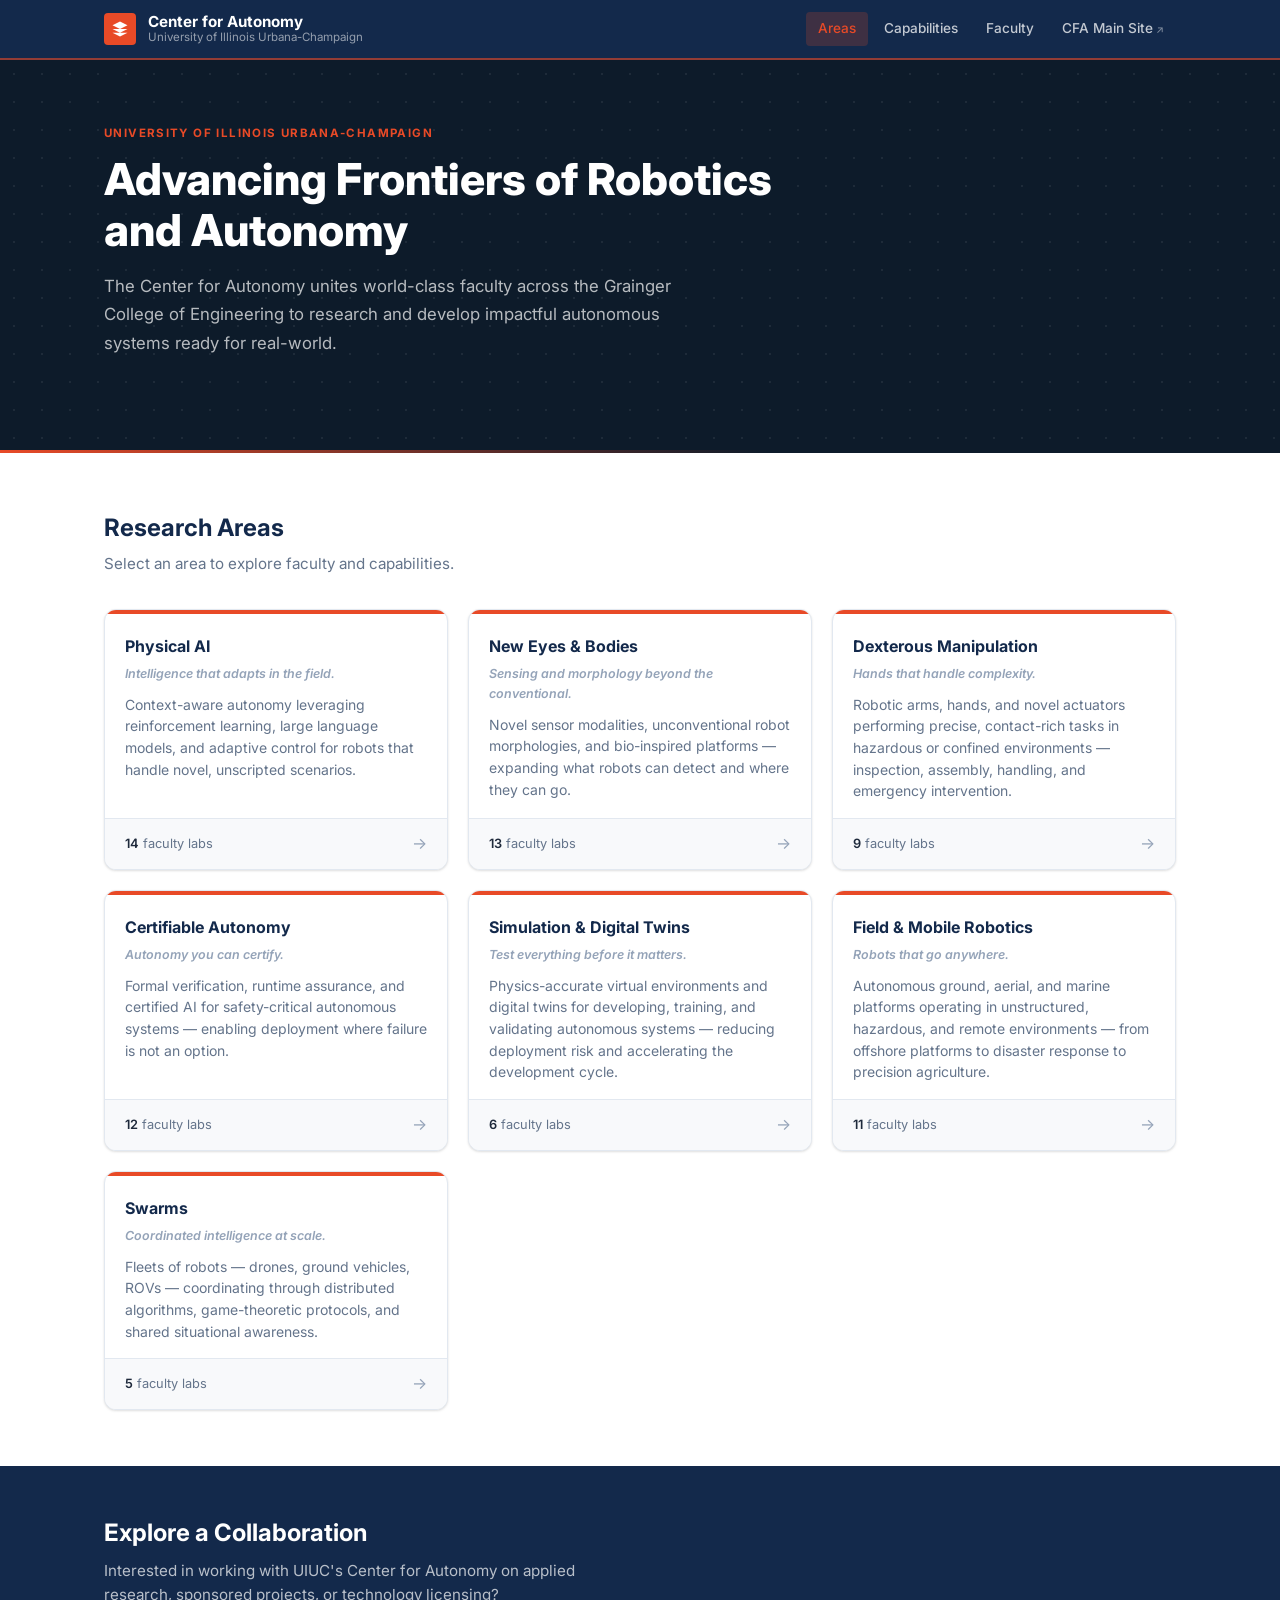
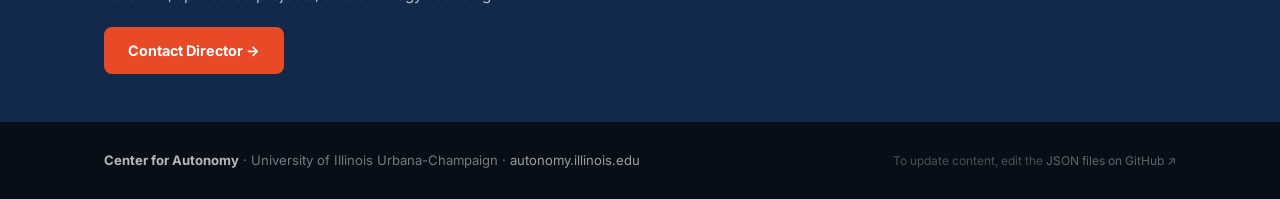
<file: docs/index.html>
<!DOCTYPE html>
<html lang="en">
<head>
  <meta charset="UTF-8" />
  <meta name="viewport" content="width=device-width, initial-scale=1.0" />
  <title>Center for Autonomy — UIUC Research & Capabilities</title>
  <meta name="description" content="Robotics and autonomy research at the University of Illinois Urbana-Champaign — capabilities, faculty, and industry partnerships." />
  <link rel="stylesheet" href="css/style.css" />
</head>
<body>

  <div id="header"></div>

  <!-- Hero -->
  <section class="hero">
    <div class="inner">
      <div class="hero-eyebrow">University of Illinois Urbana-Champaign</div>
      <h1>Advancing Frontiers of Robotics and Autonomy</h1>
      <p class="hero-lead">
        The Center for Autonomy unites world-class faculty across the Grainger College of Engineering to research and develop impactful autonomous systems ready for real-world.
      </p>
    </div>
  </section>

  <!-- Areas grid -->
  <section class="section">
    <div class="inner">
      <div class="section-header">
        <h2>Research Areas</h2>
        <p>Select an area to explore faculty and capabilities.</p>
      </div>
      <div class="areas-grid" id="areas-grid">
        <div class="empty-state"><p>Loading…</p></div>
      </div>
    </div>
  </section>

  <div id="contact"></div>
  <div id="footer"></div>

  <script type="module">
    import { loadAll } from './js/data.js';
    import { renderAreaCard, renderHeader, renderFooter, renderContact } from './js/components.js';

    document.getElementById('header').innerHTML  = renderHeader('home');
    document.getElementById('contact').innerHTML = renderContact();
    document.getElementById('footer').innerHTML  = renderFooter();

    const { areas, faculty, capabilities } = await loadAll();

    document.getElementById('areas-grid').innerHTML =
      areas.map(a => renderAreaCard(a, faculty, capabilities)).join('');
  </script>

</body>
</html>
</file>
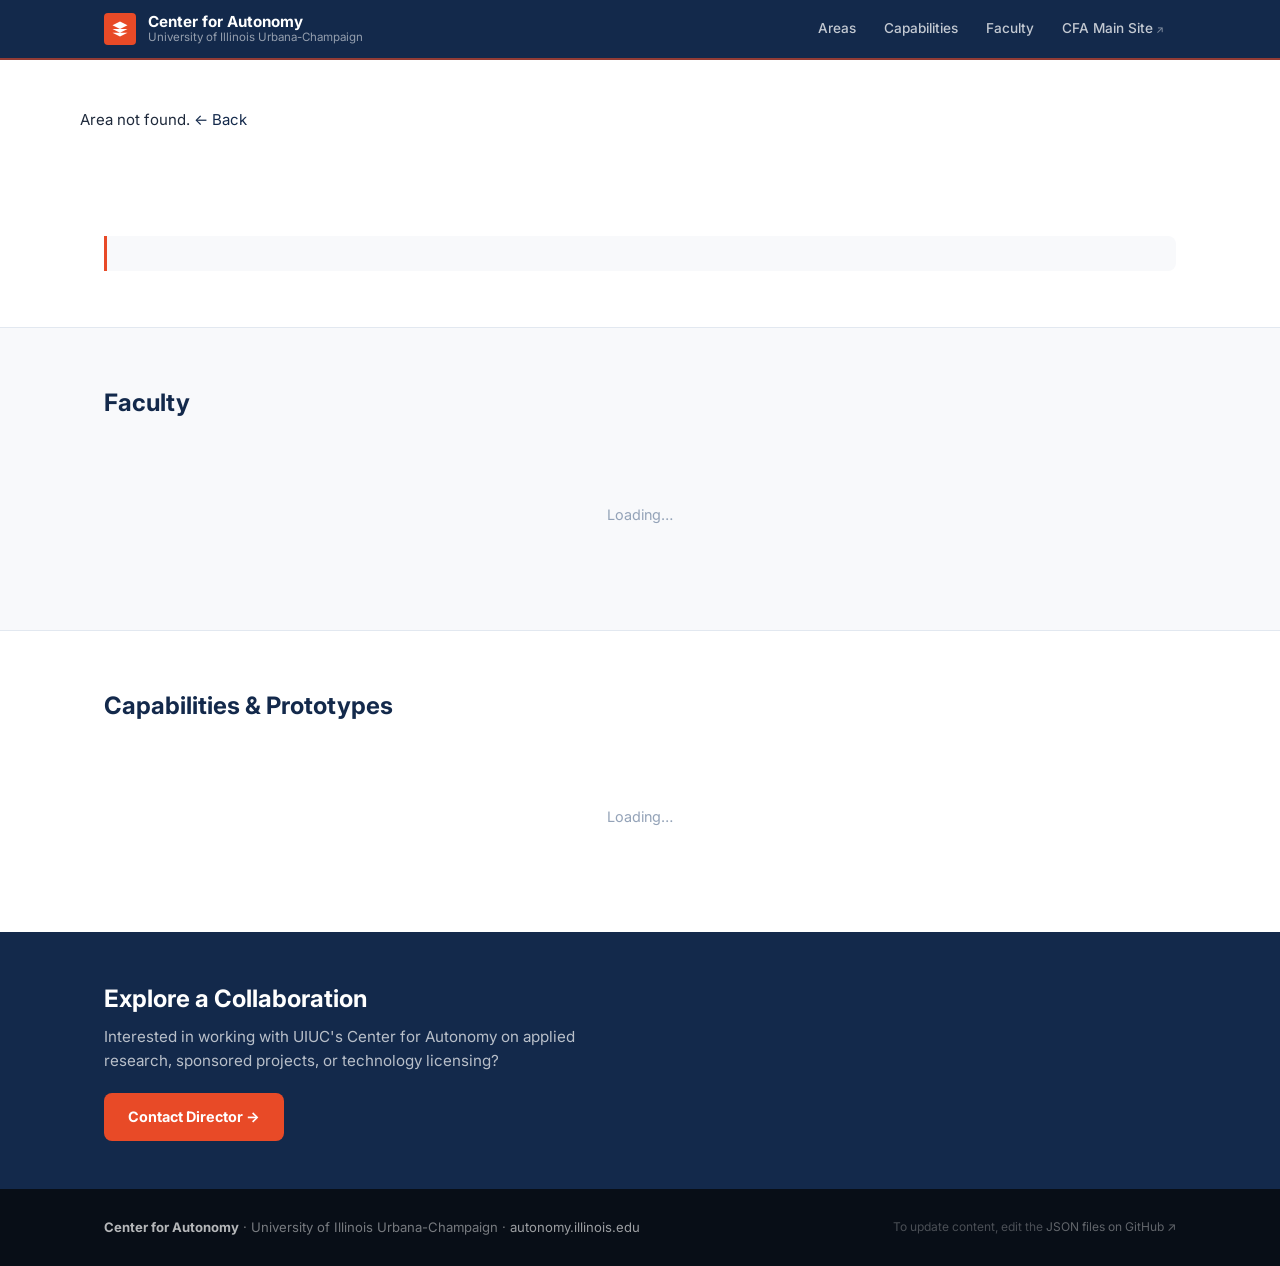
<file: docs/area/index.html>
<!DOCTYPE html>
<html lang="en">
<head>
  <meta charset="UTF-8" />
  <meta name="viewport" content="width=device-width, initial-scale=1.0" />
  <title>Research Area — UIUC Center for Autonomy</title>
  <link rel="stylesheet" href="../css/style.css" />
</head>
<body>

  <div id="header"></div>
  <div id="area-hero"></div>

  <main>
    <!-- Narrative -->
    <section class="section">
      <div class="inner">
        <div class="narrative" id="narrative"></div>
      </div>
    </section>

    <!-- Faculty -->
    <section class="section section-alt">
      <div class="inner">
        <div class="section-header">
          <h2>Faculty</h2>
          <p id="faculty-count"></p>
        </div>
        <div class="faculty-grid" id="faculty-grid">
          <div class="empty-state"><p>Loading…</p></div>
        </div>
      </div>
    </section>

    <!-- Capabilities -->
    <section class="section">
      <div class="inner">
        <div class="section-header">
          <h2>Capabilities &amp; Prototypes</h2>
          <p id="cap-count"></p>
        </div>
        <div class="cap-grid" id="cap-grid">
          <div class="empty-state"><p>Loading…</p></div>
        </div>
      </div>
    </section>
  </main>

  <div id="contact"></div>
  <div id="footer"></div>

  <script type="module">
    import { loadAll, getParam } from '../js/data.js';
    import { renderFacultyCard, renderCapCard, renderHeader, renderFooter, renderContact, initVideoObservers } from '../js/components.js';

    document.getElementById('header').innerHTML  = renderHeader('area');
    document.getElementById('contact').innerHTML = renderContact('../');
    document.getElementById('footer').innerHTML  = renderFooter('../');

    const id = getParam('id');
    const { areas, faculty, capabilities } = await loadAll();
    const area = areas.find(a => a.id === id);

    if (!area) {
      document.title = 'Area not found — UIUC CFA';
      document.getElementById('area-hero').innerHTML =
        `<div class="inner" style="padding:3rem 0"><p>Area not found. <a href="../index.html">← Back</a></p></div>`;
    } else {

    document.title = `${area.title} — UIUC Center for Autonomy`;

    // Hero
    document.getElementById('area-hero').innerHTML = `
      <div class="area-hero">
        <div class="inner">
          <div style="margin-bottom:0.75rem">
            <a href="../index.html" style="color:rgba(255,255,255,0.6);font-size:0.85rem;text-decoration:none">← All Areas</a>
          </div>
          <h1>${area.title}</h1>
          <div class="area-hero-tagline">${area.tagline}</div>
          <div class="area-hero-desc">${area.description}</div>
        </div>
      </div>`;

    // Narrative
    document.getElementById('narrative').textContent = area.narrative;

    // Faculty
    const areaFaculty = faculty.filter(f => f.areas.includes(id));
    document.getElementById('faculty-count').textContent =
      `${areaFaculty.length} faculty member${areaFaculty.length !== 1 ? 's' : ''} in this area`;
    document.getElementById('faculty-grid').innerHTML = areaFaculty.length
      ? areaFaculty.map(f => renderFacultyCard(f, areas)).join('')
      : `<div class="empty-state"><p>No faculty assigned yet.</p></div>`;

    // Capabilities
    const areaCaps = capabilities.filter(c => c.areas.includes(id));
    document.getElementById('cap-count').textContent =
      `${areaCaps.length} capability${areaCaps.length !== 1 ? '/prototype' : ''} in this area`;
    document.getElementById('cap-grid').innerHTML = areaCaps.length
      ? areaCaps.map(c => renderCapCard(c, faculty, areas)).join('')
      : `<div class="empty-state"><p>No capabilities listed yet — <a href="https://github.com/UIUC-Robotics/CFA-Research/edit/main/data/capabilities.json" target="_blank">add one ↗</a></p></div>`;
    initVideoObservers();
    // ── Carousel logic ─────────────────────────────────────────────────────
    document.addEventListener('click', e => {
      const arrow = e.target.closest('.carousel-arrow');
      const dot   = e.target.closest('.carousel-dot');
      const capId = (arrow || dot)?.dataset.cap;
      if (!capId) return;

      const carousel = document.getElementById(`carousel-${capId}`);
      const slides   = carousel.querySelectorAll('.carousel-slide');
      const dots     = carousel.querySelectorAll('.carousel-dot');
      const captions = carousel.querySelectorAll('.carousel-caption');
      let cur = [...slides].findIndex(s => s.classList.contains('active'));

      let next;
      if (arrow) next = (cur + parseInt(arrow.dataset.dir) + slides.length) % slides.length;
      else next = parseInt(dot.dataset.i);

      // Pause any playing video in current slide
      slides[cur].querySelectorAll('video').forEach(v => v.pause());

      slides[cur].classList.remove('active');
      dots[cur].classList.remove('active');
      if (captions[cur]) captions[cur].classList.remove('active');

      slides[next].classList.add('active');
      dots[next].classList.add('active');
      if (captions[next]) captions[next].classList.add('active');

      // Autoplay if the newly shown video is a looping one
      slides[next].querySelectorAll('video[data-lazy-play]').forEach(v => v.play().catch(() => {}));
    });

    } // end else
  </script>

</body>
</html>
</file>
<file: docs/css/style.css>
/* ── Google Fonts ─────────────────────────────────────────────────────────── */
@import url('https://fonts.googleapis.com/css2?family=Inter:wght@400;500;600;700;800&family=JetBrains+Mono:wght@400;500&display=swap');

/* ── Design Tokens ────────────────────────────────────────────────────────── */
:root {
  /* UIUC brand */
  --uiuc-orange:  #E84A27;
  --uiuc-blue:    #13294B;

  /* Neutrals */
  --bg:           #FFFFFF;
  --bg-subtle:    #F8F9FB;
  --bg-dark:      #0D1B2A;
  --border:       #E2E8F0;
  --border-strong:#CBD5E1;
  --text:         #1E293B;
  --text-muted:   #64748B;
  --text-faint:   #94A3B8;

  /* Spacing & shape */
  --radius-sm:    4px;
  --radius:       8px;
  --radius-lg:    12px;
  --shadow-sm:    0 1px 3px rgba(0,0,0,0.08), 0 1px 2px rgba(0,0,0,0.06);
  --shadow:       0 4px 12px rgba(0,0,0,0.08), 0 2px 4px rgba(0,0,0,0.06);
  --shadow-lg:    0 8px 24px rgba(0,0,0,0.10), 0 4px 8px rgba(0,0,0,0.06);

  /* Layout */
  --max-width:    1120px;
  --header-h:     60px;
}

/* ── Reset ────────────────────────────────────────────────────────────────── */
*, *::before, *::after { box-sizing: border-box; margin: 0; padding: 0; }
html { scroll-behavior: smooth; }
body {
  font-family: 'Inter', -apple-system, BlinkMacSystemFont, sans-serif;
  font-size: 15px;
  line-height: 1.6;
  color: var(--text);
  background: var(--bg);
  -webkit-font-smoothing: antialiased;
}
img { display: block; max-width: 100%; }
a { color: var(--uiuc-blue); text-decoration: none; }
a:hover { text-decoration: underline; }

/* ── Utilities ────────────────────────────────────────────────────────────── */
.inner  { max-width: var(--max-width); margin: 0 auto; padding: 0 1.5rem; }
.mono   { font-family: 'JetBrains Mono', monospace; }
.tag {
  display: inline-block;
  font-size: 0.72rem;
  font-weight: 500;
  padding: 0.2rem 0.55rem;
  border-radius: 99px;
  background: var(--bg-subtle);
  border: 1px solid var(--border);
  color: var(--text-muted);
  white-space: nowrap;
}
.label {
  font-size: 0.68rem;
  font-weight: 700;
  letter-spacing: 0.08em;
  text-transform: uppercase;
  color: var(--text-faint);
}

/* ── Header ───────────────────────────────────────────────────────────────── */
.site-header {
  height: var(--header-h);
  background: var(--uiuc-blue);
  border-bottom: 2px solid rgba(232,74,39,0.6);
  position: sticky;
  top: 0;
  z-index: 200;
}
.site-header .inner {
  height: 100%;
  display: flex;
  align-items: center;
  gap: 2rem;
}
.header-brand {
  display: flex;
  align-items: center;
  gap: 0.75rem;
  text-decoration: none;
}
.header-brand:hover { text-decoration: none; }
.brand-mark {
  width: 32px;
  height: 32px;
  background: var(--uiuc-orange);
  border-radius: var(--radius-sm);
  display: flex;
  align-items: center;
  justify-content: center;
  flex-shrink: 0;
}
.brand-mark svg { width: 18px; height: 18px; fill: white; }
.brand-text { line-height: 1.2; }
.brand-name { font-size: 0.95rem; font-weight: 700; color: #fff; }
.brand-sub  { font-size: 0.72rem; color: rgba(255,255,255,0.55); }

.header-nav {
  display: flex;
  gap: 0.25rem;
  margin-left: auto;
  align-items: center;
}
.nav-link {
  font-size: 0.85rem;
  font-weight: 500;
  color: rgba(255,255,255,0.75);
  padding: 0.4rem 0.75rem;
  border-radius: var(--radius-sm);
  transition: background 0.15s, color 0.15s;
  white-space: nowrap;
}
.nav-link:hover { background: rgba(255,255,255,0.1); color: #fff; text-decoration: none; }
.nav-link.active { background: rgba(232,74,39,0.2); color: var(--uiuc-orange); }
.nav-link.external::after { content: ' ↗'; font-size: 0.75em; opacity: 0.6; }

/* ── Hero ─────────────────────────────────────────────────────────────────── */
.hero {
  background: var(--bg-dark);
  color: #fff;
  padding: 4rem 0 3.5rem;
  position: relative;
  overflow: hidden;
}
/* Subtle dot grid */
.hero::before {
  content: '';
  position: absolute;
  inset: 0;
  background-image: radial-gradient(circle, rgba(255,255,255,0.07) 1px, transparent 1px);
  background-size: 28px 28px;
  pointer-events: none;
}
/* Orange accent bar */
.hero::after {
  content: '';
  position: absolute;
  bottom: 0; left: 0; right: 0;
  height: 3px;
  background: linear-gradient(90deg, var(--uiuc-orange), transparent 60%);
}
.hero .inner { position: relative; }
.hero-eyebrow {
  font-size: 0.72rem;
  font-weight: 700;
  letter-spacing: 0.12em;
  text-transform: uppercase;
  color: var(--uiuc-orange);
  margin-bottom: 0.75rem;
}
.hero h1 {
  font-size: clamp(1.75rem, 4vw, 2.75rem);
  font-weight: 800;
  line-height: 1.15;
  color: #fff;
  margin-bottom: 1rem;
  max-width: 720px;
}
.hero-lead {
  font-size: 1.05rem;
  color: rgba(255,255,255,0.7);
  max-width: 620px;
  margin-bottom: 2.5rem;
  line-height: 1.7;
}
.hero-stats {
  display: flex;
  gap: 2.5rem;
  flex-wrap: wrap;
}
.stat-num {
  display: block;
  font-family: 'JetBrains Mono', monospace;
  font-size: 2rem;
  font-weight: 700;
  color: var(--uiuc-orange);
  line-height: 1;
}
.stat-label {
  display: block;
  font-size: 0.75rem;
  color: rgba(255,255,255,0.5);
  margin-top: 0.3rem;
  letter-spacing: 0.04em;
}

/* ── Section shell ────────────────────────────────────────────────────────── */
.section { padding: 3.5rem 0; }
.section + .section { border-top: 1px solid var(--border); }
.section-alt { background: var(--bg-subtle); }
.section-header { margin-bottom: 2rem; }
.section-header h2 { font-size: 1.5rem; font-weight: 700; color: var(--uiuc-blue); }
.section-header p  { color: var(--text-muted); margin-top: 0.3rem; font-size: 0.95rem; }

/* ── Area Cards (home grid) ───────────────────────────────────────────────── */
.areas-grid {
  display: grid;
  grid-template-columns: repeat(auto-fill, minmax(300px, 1fr));
  gap: 1.25rem;
}
.area-card {
  background: var(--bg);
  border: 1px solid var(--border);
  border-radius: var(--radius-lg);
  overflow: hidden;
  box-shadow: var(--shadow-sm);
  transition: transform 0.18s, box-shadow 0.18s;
  display: flex;
  flex-direction: column;
  text-decoration: none;
  color: inherit;
}
.area-card:hover {
  transform: translateY(-3px);
  box-shadow: var(--shadow-lg);
  text-decoration: none;
}
.area-card-top {
  height: 4px;
  background: var(--uiuc-orange);
}
.area-card-body { padding: 1.25rem 1.25rem 1rem; flex: 1; }
.area-card-title {
  font-size: 1rem;
  font-weight: 700;
  color: var(--uiuc-blue);
  margin-bottom: 0.3rem;
}
.area-card-tagline {
  font-size: 0.78rem;
  font-weight: 600;
  font-style: italic;
  color: var(--text-faint);
  margin-bottom: 0.6rem;
}
.area-card-desc { font-size: 0.875rem; color: var(--text-muted); line-height: 1.55; }
.area-card-footer {
  padding: 0.75rem 1.25rem;
  border-top: 1px solid var(--border);
  display: flex;
  align-items: center;
  justify-content: space-between;
  background: var(--bg-subtle);
}
.area-card-counts { display: flex; gap: 1rem; }
.area-count { font-size: 0.8rem; color: var(--text-muted); }
.area-count strong { color: var(--text); font-weight: 600; }
.area-card-arrow { font-size: 1rem; color: var(--text-faint); transition: transform 0.15s; }
.area-card:hover .area-card-arrow { transform: translateX(3px); }

/* ── Faculty Cards ────────────────────────────────────────────────────────── */
.faculty-grid {
  display: grid;
  grid-template-columns: repeat(auto-fill, minmax(220px, 1fr));
  gap: 1rem;
}
.faculty-card {
  background: var(--bg);
  border: 1px solid var(--border);
  border-radius: var(--radius-lg);
  overflow: hidden;
  box-shadow: var(--shadow-sm);
  transition: transform 0.15s, box-shadow 0.15s;
  display: flex;
  flex-direction: column;
}
.faculty-card:hover { transform: translateY(-2px); box-shadow: var(--shadow); }
.faculty-photo {
  width: 100%;
  aspect-ratio: 1/1;
  object-fit: cover;
  object-position: top;
  background: var(--bg-subtle);
}
.faculty-photo-placeholder {
  width: 100%;
  aspect-ratio: 1/1;
  background: linear-gradient(135deg, var(--bg-subtle), var(--border));
  display: flex;
  align-items: center;
  justify-content: center;
  color: var(--text-faint);
  font-size: 2.5rem;
}
.faculty-card-info { padding: 0.85rem 1rem 1rem; }
.faculty-name {
  font-size: 0.9rem;
  font-weight: 700;
  color: var(--uiuc-blue);
  margin-bottom: 0.15rem;
  line-height: 1.3;
}
.faculty-title { font-size: 0.78rem; color: var(--text-muted); margin-bottom: 0.15rem; }
.faculty-dept  {
  font-size: 0.72rem;
  font-weight: 600;
  color: var(--uiuc-orange);
  letter-spacing: 0.03em;
  margin-bottom: 0.6rem;
}
.faculty-tags { display: flex; flex-wrap: wrap; gap: 0.25rem; }

/* ── Area badges ──────────────────────────────────────────────────────────── */
.area-badge {
  display: inline-block;
  font-size: 0.7rem;
  font-weight: 600;
  padding: 0.18rem 0.55rem;
  border-radius: 99px;
  white-space: nowrap;
  background: rgba(19,41,75,0.08);
  color: var(--uiuc-blue);
  border: 1px solid rgba(19,41,75,0.15);
}

/* ── Capability Cards ─────────────────────────────────────────────────────── */
.cap-grid {
  display: grid;
  grid-template-columns: repeat(auto-fill, minmax(320px, 1fr));
  gap: 1.25rem;
}
.cap-card {
  background: var(--bg);
  border: 1px solid var(--border);
  border-radius: var(--radius-lg);
  padding: 1.25rem;
  box-shadow: var(--shadow-sm);
  display: flex;
  flex-direction: column;
  gap: 0.75rem;
  transition: box-shadow 0.15s;
}
.cap-card:hover { box-shadow: var(--shadow); }
.cap-card-header { display: flex; align-items: flex-start; justify-content: space-between; gap: 0.5rem; }
.cap-title { font-size: 0.95rem; font-weight: 700; color: var(--uiuc-blue); line-height: 1.3; }
.trl-badge {
  font-family: 'JetBrains Mono', monospace;
  font-size: 0.7rem;
  font-weight: 700;
  padding: 0.2rem 0.5rem;
  border-radius: var(--radius-sm);
  background: var(--bg-dark);
  color: var(--uiuc-orange);
  white-space: nowrap;
  flex-shrink: 0;
}
.cap-desc { font-size: 0.875rem; color: var(--text-muted); line-height: 1.55; }
.cap-tags { display: flex; flex-wrap: wrap; gap: 0.3rem; }
.cap-faculty { display: flex; flex-wrap: wrap; gap: 0.3rem; margin-top: 0.25rem; }
.cap-faculty-link {
  font-size: 0.78rem;
  color: var(--uiuc-blue);
  text-decoration: underline;
  text-underline-offset: 2px;
}
.cap-video { margin-top: 0.25rem; }
.video-embed {
  position: relative;
  padding-bottom: 56.25%;
  border-radius: var(--radius);
  overflow: hidden;
  background: #000;
}
.video-embed iframe,
.video-embed video {
  position: absolute; inset: 0;
  width: 100%; height: 100%; border: none;
  object-fit: cover;
}

/* ── Area detail hero ─────────────────────────────────────────────────────── */
.area-hero {
  padding: 3rem 0 2.5rem;
  border-bottom: 1px solid var(--border);
  background: var(--uiuc-blue);
  position: relative;
  overflow: hidden;
}
.area-hero::before {
  content: '';
  position: absolute;
  inset: 0;
  background-image: radial-gradient(circle, rgba(255,255,255,0.06) 1px, transparent 1px);
  background-size: 24px 24px;
}
.area-hero .inner { position: relative; }
.area-hero h1 {
  font-size: clamp(1.5rem, 3.5vw, 2.25rem);
  font-weight: 800;
  color: #fff;
  margin-bottom: 0.5rem;
  line-height: 1.2;
}
.area-hero-tagline {
  font-size: 1rem;
  font-style: italic;
  color: rgba(255,255,255,0.7);
  margin-bottom: 1rem;
}
.area-hero-desc {
  font-size: 1rem;
  color: rgba(255,255,255,0.85);
  max-width: 680px;
  line-height: 1.7;
}

/* ── Narrative block ──────────────────────────────────────────────────────── */
.narrative {
  background: var(--bg-subtle);
  border-left: 3px solid var(--uiuc-orange);
  border-radius: 0 var(--radius) var(--radius) 0;
  padding: 1.1rem 1.25rem;
  font-size: 0.95rem;
  color: var(--text-muted);
  line-height: 1.7;
}

/* ── Filter bar (faculty page) ────────────────────────────────────────────── */
.filter-bar {
  display: flex;
  flex-wrap: wrap;
  gap: 0.5rem;
  align-items: center;
  margin-bottom: 1.5rem;
}
.filter-search {
  flex: 1;
  min-width: 200px;
  max-width: 320px;
  padding: 0.55rem 0.875rem;
  border: 1px solid var(--border-strong);
  border-radius: var(--radius);
  font-family: inherit;
  font-size: 0.875rem;
  color: var(--text);
  background: var(--bg);
  outline: none;
  transition: border-color 0.15s, box-shadow 0.15s;
}
.filter-search:focus {
  border-color: var(--uiuc-blue);
  box-shadow: 0 0 0 3px rgba(19,41,75,0.08);
}
.filter-area-btn {
  font-size: 0.78rem;
  font-weight: 600;
  padding: 0.4rem 0.85rem;
  border-radius: 99px;
  border: 1px solid var(--border-strong);
  background: var(--bg);
  color: var(--text-muted);
  cursor: pointer;
  transition: background 0.15s, color 0.15s, border-color 0.15s;
  white-space: nowrap;
}
.filter-area-btn:hover { background: var(--bg-subtle); color: var(--text); }
.filter-area-btn.active { color: #fff; border-color: transparent; }
.filter-count {
  font-size: 0.82rem;
  color: var(--text-faint);
  margin-left: auto;
}

/* ── Contact section ──────────────────────────────────────────────────────── */
.contact-section {
  background: var(--uiuc-blue);
  color: #fff;
  padding: 3rem 0;
}
.contact-inner {
  display: flex;
  align-items: center;
  gap: 3rem;
  flex-wrap: wrap;
}
.contact-text h2 { font-size: 1.5rem; font-weight: 700; color: #fff; margin-bottom: 0.4rem; }
.contact-text p  { color: rgba(255,255,255,0.7); font-size: 0.95rem; max-width: 480px; }
.contact-cta {
  display: inline-flex;
  align-items: center;
  gap: 0.5rem;
  margin-top: 1.25rem;
  padding: 0.75rem 1.5rem;
  background: var(--uiuc-orange);
  color: #fff;
  font-weight: 700;
  font-size: 0.9rem;
  border-radius: var(--radius);
  transition: opacity 0.15s;
}
.contact-cta:hover { opacity: 0.9; text-decoration: none; }

/* ── Footer ───────────────────────────────────────────────────────────────── */
.site-footer {
  background: #080E17;
  color: rgba(255,255,255,0.45);
  padding: 1.75rem 0;
  font-size: 0.82rem;
}
.footer-inner {
  display: flex;
  align-items: center;
  justify-content: space-between;
  flex-wrap: wrap;
  gap: 0.75rem;
}
.footer-inner a { color: rgba(255,255,255,0.6); }
.footer-inner a:hover { color: rgba(255,255,255,0.9); }
.footer-edit { font-size: 0.75rem; opacity: 0.6; }

/* ── Empty state ──────────────────────────────────────────────────────────── */
.empty-state {
  grid-column: 1 / -1;
  text-align: center;
  padding: 3rem;
  color: var(--text-faint);
}
.empty-state p { font-size: 0.9rem; }

/* ── Video Carousel ───────────────────────────────────────────────────────── */
.carousel { display: flex; flex-direction: column; gap: 0.5rem; }
.carousel-track { position: relative; }
.carousel-slide { display: none; }
.carousel-slide.active { display: block; }
.carousel-controls {
  display: flex;
  align-items: center;
  justify-content: center;
  gap: 0.5rem;
}
.carousel-arrow {
  background: none;
  border: 1px solid var(--border-strong);
  border-radius: var(--radius-sm);
  width: 28px; height: 28px;
  font-size: 1.1rem;
  cursor: pointer;
  color: var(--text-muted);
  display: flex; align-items: center; justify-content: center;
  transition: background 0.15s;
  padding: 0;
  line-height: 1;
}
.carousel-arrow:hover { background: var(--bg-subtle); color: var(--text); }
.carousel-dots { display: flex; gap: 0.35rem; align-items: center; }
.carousel-dot {
  width: 7px; height: 7px;
  border-radius: 99px;
  border: none;
  background: var(--border-strong);
  cursor: pointer;
  transition: background 0.15s, width 0.15s;
  padding: 0;
}
.carousel-dot.active { background: var(--uiuc-orange); width: 16px; }
.carousel-captions { min-height: 1.2em; text-align: center; }
.carousel-caption { display: none; font-size: 0.75rem; color: var(--text-faint); }
.carousel-caption.active { display: block; }

/* ── Responsive ───────────────────────────────────────────────────────────── */
@media (max-width: 768px) {
  .hero { padding: 2.5rem 0 2rem; }
  .hero-stats { gap: 1.5rem; }
  .areas-grid { grid-template-columns: 1fr; }
  .contact-inner { gap: 1.5rem; }
  .header-nav .nav-link:not(.active) { display: none; }
}
@media (max-width: 480px) {
  .faculty-grid { grid-template-columns: repeat(2, 1fr); }
  .cap-grid { grid-template-columns: 1fr; }
}
</file>
